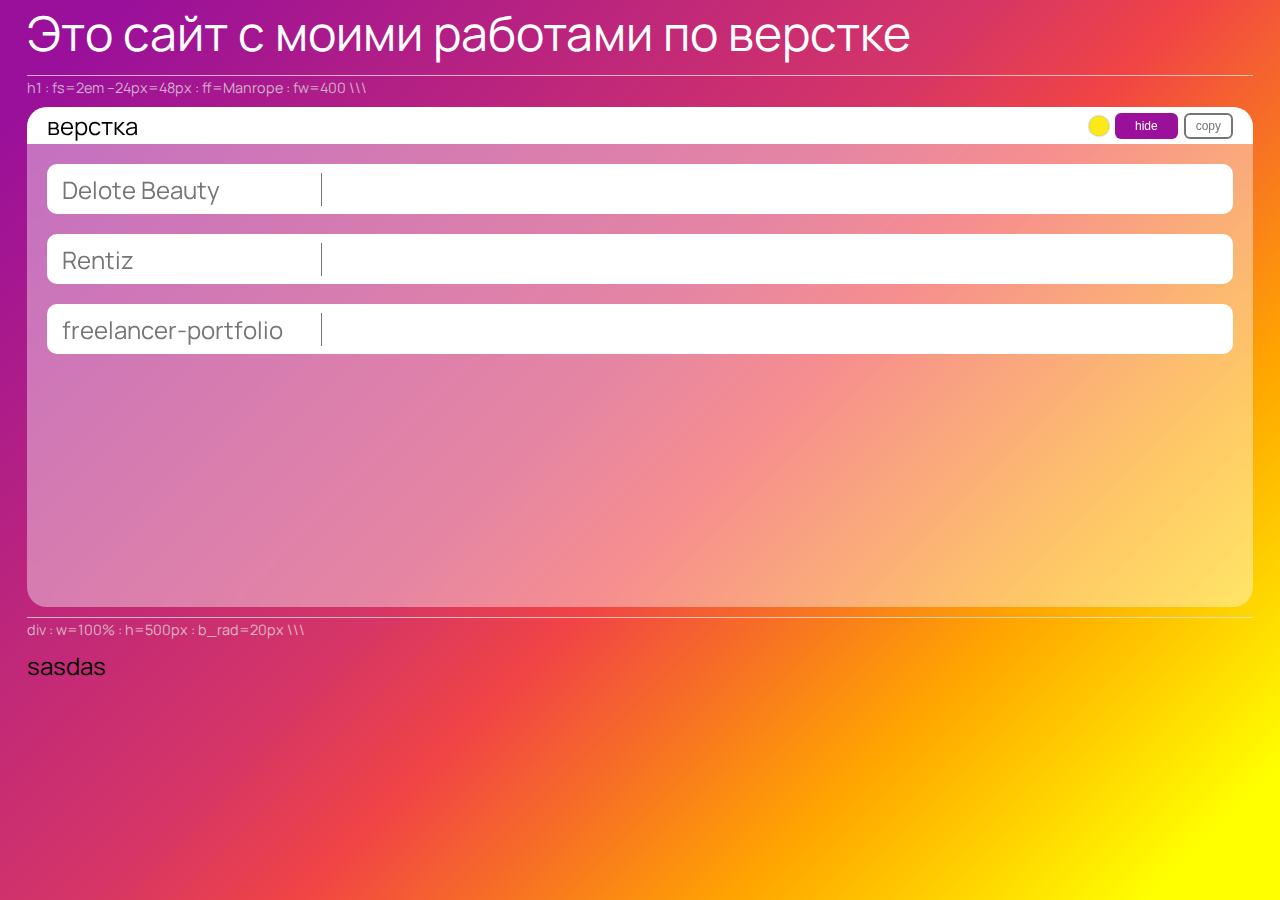
<file: index.html>
<!DOCTYPE html>
<html lang="en">
  <head>
    <meta charset="UTF-8" />
    <meta http-equiv="X-UA-Compatible" content="IE=edge" />
    <meta name="viewport" content="width=device-width, initial-scale=1.0" />
    <title>Portfolio</title>
    <link rel="stylesheet" href="style/style.css" />
  </head>
  <body>
    <div class="site-container">
      <div class="portfolio">
        <div class="portfolio-bg"></div>
        <div class="portfolio__container">
          <h1 class="portfolio__title title">
            Это сайт с моими работами по верстке
          </h1>
          <div class="document">
            h1 : fs=2em --24px=48px : ff=Manrope : fw=400 \\\
          </div>
          <div class="portfolio__content">
            <div class="layouts">
              <div class="layouts__header">
                <span class="layouts__header--subtitle">верстка</span>
                <div class="layouts__header-buttons">
                  <span class="layouts__indicator--updates">new</span>
                  <button class="btn-reset btn-roll_up">hide</button>
                  <button class="btn-reset btn-copy">copy</button>
                </div>
              </div>
              <div class="layouts__content">
                <div class="layout">
                  <a href="delote-beauty/delote.html" class="layout__name">
                    Delote Beauty
                  </a>
                  <div class="layout__content"></div>
                </div>
                <div class="layout">
                  <a href="rentiz/rentiz.html" class="layout__name">Rentiz</a>
                  <div class="layout__content"></div>
                </div>
                <div class="layout">
                  <a href="freelancer/freelancer.html" class="layout__name"
                    >freelancer-portfolio</a
                  >
                  <div class="layout__content"></div>
                </div>
              </div>
            </div>
            <div class="document">div : w=100% : h=500px : b_rad=20px \\\</div>
            <div>sasdas</div>
          </div>
        </div>
      </div>
    </div>
  </body>
</html>
</file>
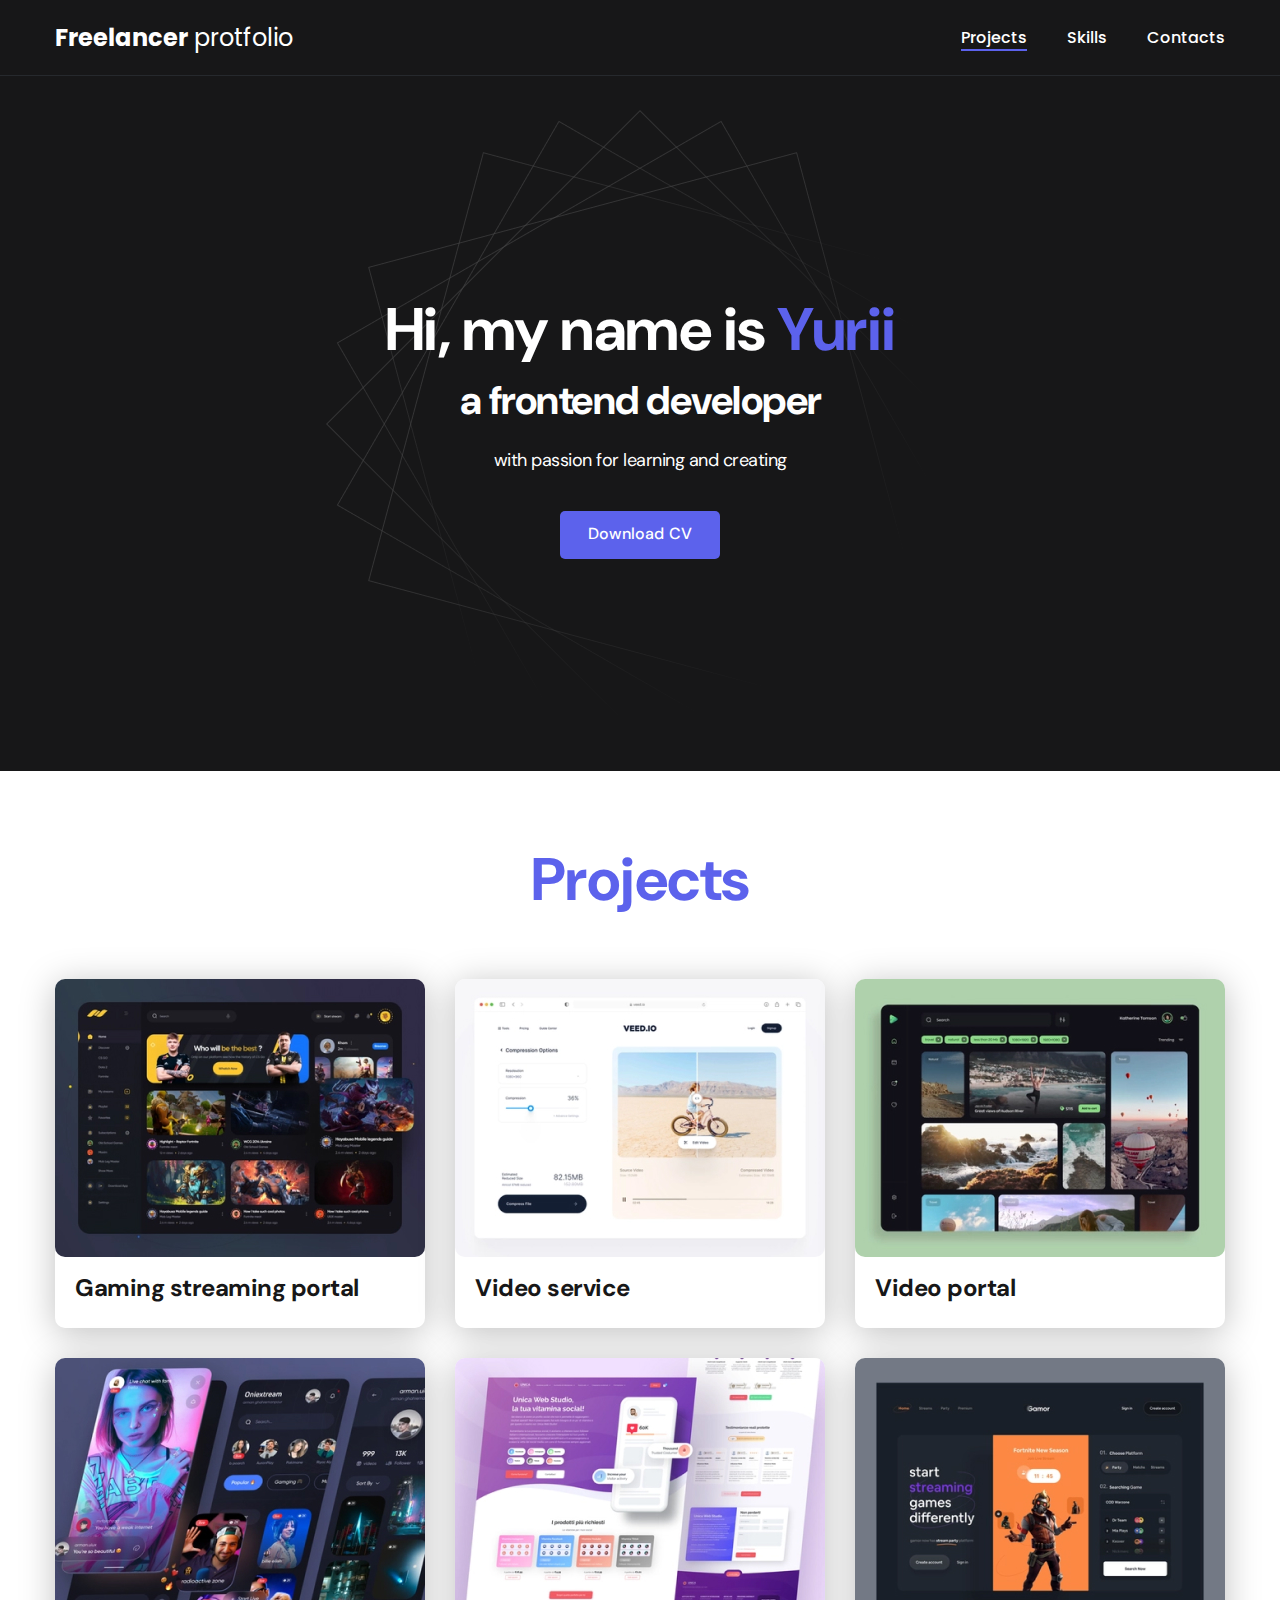
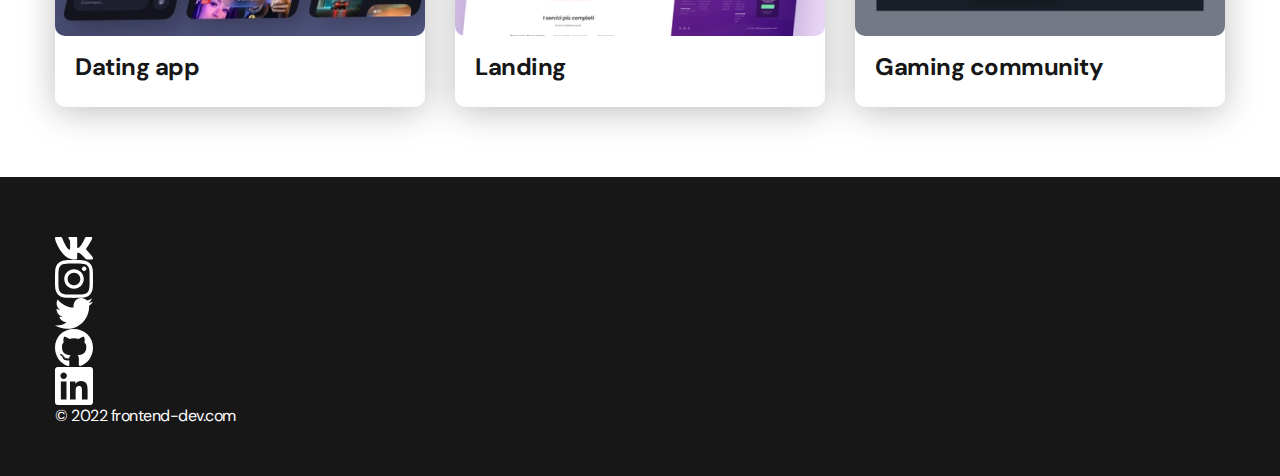
<file: freelancer/freelancer.html>
<!DOCTYPE html>
<html lang="en">
  <head>
    <meta charset="UTF-8" />
    <meta name="viewport" content="width=device-width, initial-scale=1.0" />
    <title>freelancer portfolio</title>
    <link rel="stylesheet" href="css/main.css" />
  </head>
  <body>
    <nav class="nav">
      <div class="container">
        <div class="nav-row">
          <a class="logo" href="./freelancer.html"
            ><strong>Freelancer</strong> protfolio</a
          >
          <ul class="nav-list">
            <li class="nav-list__item">
              <a href="" class="nav-list__link nav-list__link--active"
                >Projects</a
              >
            </li>
            <li class="nav-list__item">
              <a href="" class="nav-list__link">Skills</a>
            </li>
            <li class="nav-list__item">
              <a href="" class="nav-list__link">Contacts</a>
            </li>
          </ul>
        </div>
      </div>
    </nav>

    <header class="header">
      <div class="header__wrapper">
        <h1 class="header__title">
          <strong>Hi, my name is <em>Yurii</em></strong> <br />
          a frontend developer
        </h1>
        <div class="header__text">
          <p>with passion for learning and creating</p>
        </div>
        <a class="btn" href="">Download CV</a>
      </div>
    </header>

    <main class="section">
      <div class="container">
        <h2 class="title-1">Projects</h2>
        <ul class="projects">
          <li class="project">
            <a href="">
              <img
                src="./img/projects/01.jpg"
                alt="Project img"
                class="project__img"
              />
              <h3 class="project__title">Gaming streaming portal</h3>
            </a>
          </li>
          <li class="project">
            <a href="">
              <img
                src="./img/projects/02.jpg"
                alt="Project img"
                class="project__img"
              />
              <h3 class="project__title">Video service</h3>
            </a>
          </li>
          <li class="project">
            <a href="">
              <img
                src="./img/projects/03.jpg"
                alt="Project img"
                class="project__img"
              />
              <h3 class="project__title">Video portal</h3>
            </a>
          </li>
          <li class="project">
            <a href="">
              <img
                src="./img/projects/04.jpg"
                alt="Project img"
                class="project__img"
              />
              <h3 class="project__title">Dating app</h3>
            </a>
          </li>
          <li class="project">
            <a href="">
              <img
                src="./img/projects/05.jpg"
                alt="Project img"
                class="project__img"
              />
              <h3 class="project__title">Landing</h3>
            </a>
          </li>
          <li class="project">
            <a href="">
              <img
                src="./img/projects/06.jpg"
                alt="Project img"
                class="project__img"
              />
              <h3 class="project__title">Gaming community</h3>
            </a>
          </li>
        </ul>
      </div>
    </main>

    <footer class="footer">
      <div class="container">
        <div class="footer__wrapper">
          <ul class="social">
            <li class="social__item">
              <a href=""><img src="./img/icons/vk.svg" alt="" /></a>
            </li>
            <li class="social__item">
              <a href=""><img src="./img/icons/instagram.svg" alt="" /></a>
            </li>
            <li class="social__item">
              <a href=""><img src="./img/icons/twitter.svg" alt="" /></a>
            </li>
            <li class="social__item">
              <a href=""><img src="./img/icons/gitHub.svg" alt="" /></a>
            </li>
            <li class="social__item">
              <a href=""><img src="./img/icons/linkedIn.svg" alt="" /></a>
            </li>
          </ul>
          <div class="copyright"><p>© 2022 frontend-dev.com</p></div>
        </div>
      </div>
    </footer>
  </body>
</html>
</file>
<file: style/style.css>
@import url("https://fonts.googleapis.com/css?family=Manrope:200,300,regular,500,600,700,800");
:root {
  --black: #111111;
  --white: #fff;
  --active-nav: #cdaa7d;
  --gray: rgb(117, 117, 117);
  --blue: rgb(58, 23, 255);
  --purple: #9a109a;
  --l-purple: #f437f4;
  --l-gray: rgb(223, 223, 223);
  --l-blue: rgb(78, 119, 255);
  --indicator-updates: rgb(252, 233, 23);
}

*,
*::before,
*::after {
  margin: 0;
  padding: 0;
  box-sizing: border-box;
}

ul {
  list-style: none;
}

body {
  background-color: var(--black);
}

[class*=__container] {
  max-width: 1350px;
  margin: 0px auto;
  padding: 0 27px;
}

.site-container {
  background: linear-gradient(-45deg, #ffff00 6%, #ffa500 25%, #f14444 45%, #d53567 55%, #9a109a 94%);
  font-family: "Manrope", sans-serif;
}

.btn-reset {
  transition: background-color 0.3s;
  cursor: pointer;
  border-radius: 6px;
}

.btn-roll_up {
  border: none;
  color: var(--white);
  font-size: 0.5em;
  padding: 6px 20px;
  background-color: var(--purple);
}
.btn-roll_up:hover {
  background-color: #d53567;
}

.btn-copy {
  padding: 4px 10px;
  font-size: 0.5em;
  border: 2px solid var(--gray);
  color: var(--gray);
  background-color: transparent;
}
.btn-copy:hover {
  color: var(--white);
  background-color: var(--gray);
}

.document {
  margin: 10px 0 0 0;
  border-top: 1px solid rgba(225, 225, 225, 0.758);
  color: rgba(225, 225, 225, 0.758);
  font-size: 0.6em;
  padding: 2px 0 10px 0;
}

.portfolio {
  font-size: 24px;
  min-height: 100vh;
}
@media (max-width: 940px) {
  .portfolio {
    font-size: 14px;
  }
}
.portfolio__title {
  font-size: 2em;
  font-family: "Manrope", sans-serif;
  color: var(--white);
  font-weight: 400;
}
.layouts {
  width: 100%;
  height: 500px;
  background: rgba(255, 255, 255, 0.4);
  -webkit-backdrop-filter: blur(10px);
          backdrop-filter: blur(10px);
  border-radius: 20px;
  font-family: "Manrope", sans-serif;
}
.layouts__content {
  padding: 20px;
  overflow-y: auto;
}
.layouts__header {
  padding: 2px 20px;
  width: 100%;
  border-radius: 20px 20px 0 0;
  background-color: var(--white);
  display: flex;
  justify-content: space-between;
  align-items: center;
}
.layouts__header-buttons {
  display: flex;
  gap: 6px;
  align-items: center;
}
.layouts__header__header--subtitle {
  color: var(--gray);
  font-weight: 400;
}
.layouts__indicator--updates {
  border-radius: 50%;
  line-height: 1;
  height: 20px;
  width: 20px;
  background-color: var(--indicator-updates);
  box-shadow: 0px 0px 2px rgb(126, 126, 126);
  font-size: 0.3em;
  color: var(--indicator-updates);
  display: flex;
  justify-content: center;
  align-items: center;
  transition: all 0.2s;
  cursor: pointer;
}
.layouts__indicator--updates:hover {
  box-shadow: 0px 0px 6px rgb(126, 126, 126);
  border-radius: 20px;
  width: 50px;
  font-size: 0.7em;
  color: black;
}

.layout {
  height: 50px;
  width: 100%;
  display: flex;
  align-items: center;
  margin: 0 0 20px 0;
  border-radius: 10px;
  background-color: var(--white);
  transition: all 0.2s;
  padding: 5px;
  cursor: pointer;
}
.layout__name {
  text-decoration: none;
  align-items: center;
  color: var(--gray);
  padding: 0 10px;
  width: 270px;
  border-right: 1px solid var(--gray);
}
.layout__content {
  flex-grow: 1;
  height: 100%;
  border-radius: 0 5px 5px 0;
  background-color: transparent;
}/*# sourceMappingURL=style.css.map */
</file>
<file: freelancer/css/main.css>
@import "./reset.css";
@import url("https://fonts.googleapis.com/css?family=Poppins:regular,500,700&display=swap");
@import url("https://fonts.googleapis.com/css?family=DM+Sans:regular,500,700&display=swap");

:root {
  --black: #171718;
  --black-border: #26292d;
  --white: #ffffff;
  --purple: #5c62ec;

  --page-text-color: var(--black);
  --dark-bg: var(--black);
  --dark-border: var(--black-border);
  --header-text: var(--white);
  --accent: var(--purple);
}

html,
body {
  font-family: "DM Sans", sans-serif;
  letter-spacing: -0.5px;
  color: var(--black);
}

.container {
  margin: 0 auto;
  max-width: 1200px;
  padding: 0 15px;
}

.btn {
  display: inline-block;
  height: 48px;
  padding: 12px 28px;
  border-radius: 5px;
  background-color: var(--accent);
  color: var(--white);
  letter-spacing: 0.15px;
  font-size: 16px;
  font-weight: 500;

  transition: opacity 0.2s ease-in;
}

.btn:hover {
  opacity: 0.8;
}

.btn:active {
  position: relative;
  top: 1px;
}

/* NAV */
.nav {
  letter-spacing: normal;
  color: var(--header-text);
  background-color: var(--dark-bg);
  padding: 20px 0;
  border-bottom: 1px solid var(--dark-border);
}

.nav-row {
  display: flex;
  justify-content: space-between;
  align-items: center;
  column-gap: 30px;
  row-gap: 20px;
  flex-wrap: wrap;
}

.logo {
  color: inherit;
  font-size: 24px;
  font-family: "Poppins", sans-serif;
}

.logo strong {
  font-weight: 700;
}

.nav-list {
  display: flex;
  align-items: center;
  column-gap: 40px;
  font-size: 16px;
  font-weight: 500;
  font-family: "Poppins", sans-serif;
}

.nav-list__link {
  color: inherit;
  transition: opacity 0.2s ease-in;
}

.nav-list__link:hover {
  opacity: 0.8;
}

.nav-list__link--active {
  position: relative;
}
.nav-list__link--active::before {
  position: absolute;
  top: 100%;
  left: 0;
  content: "";
  display: block;
  height: 2px;
  width: 100%;
  background-color: var(--accent);
}

.header {
  padding: 40px 0;
  min-height: 695px;
  background-color: var(--dark-bg);
  color: var(--header-text);

  display: flex;
  justify-content: center;
  align-items: center;
  text-align: center;

  background-image: url("../img/header-bg.png");
  background-repeat: no-repeat;
  background-size: auto;
  background-position: center center;
}

.header__wrapper {
  padding: 0 15px;
  max-width: 660px;
}

.header__title {
  font-size: 40px;
  font-weight: 700;
  line-height: 1.4;
  margin-bottom: 20px;
}

.header__title strong {
  font-size: 60px;
  font-weight: 700;
}

.header__title em {
  font-style: normal;
  color: var(--accent);
}

.header__text {
  margin-bottom: 40px;
  font-size: 18px;
  line-height: 1.333;
}

.header__text p + p {
  margin-top: 1em;
}

.section {
  padding: 70px 0;
}

.title-1 {
  margin-bottom: 60px;
  font-size: 60px;
  font-weight: 700;
  line-height: 1.3;
  color: var(--accent);
  text-align: center;
}

.projects {
  display: flex;
  flex-wrap: wrap;
  column-gap: 30px;
  row-gap: 30px;
  justify-content: center;
}

.project {
  max-width: 370px;
  background-color: var(--white);
  box-shadow: 0px 5px 35px rgba(0, 0, 0, 0.25);
  border-radius: 10px;
}

.project__img {
  border-radius: 10px;
}

.project__title {
  padding: 15px 20px 25px;
  font-weight: 700;
  font-size: 24px;
  line-height: 1.3;
  color: var(--page-text-color);
}

.footer {
  background-color: var(--dark-bg);
  padding: 60px 0 50px;
  color: var(--header-text);
}

.social {
}
</file>
